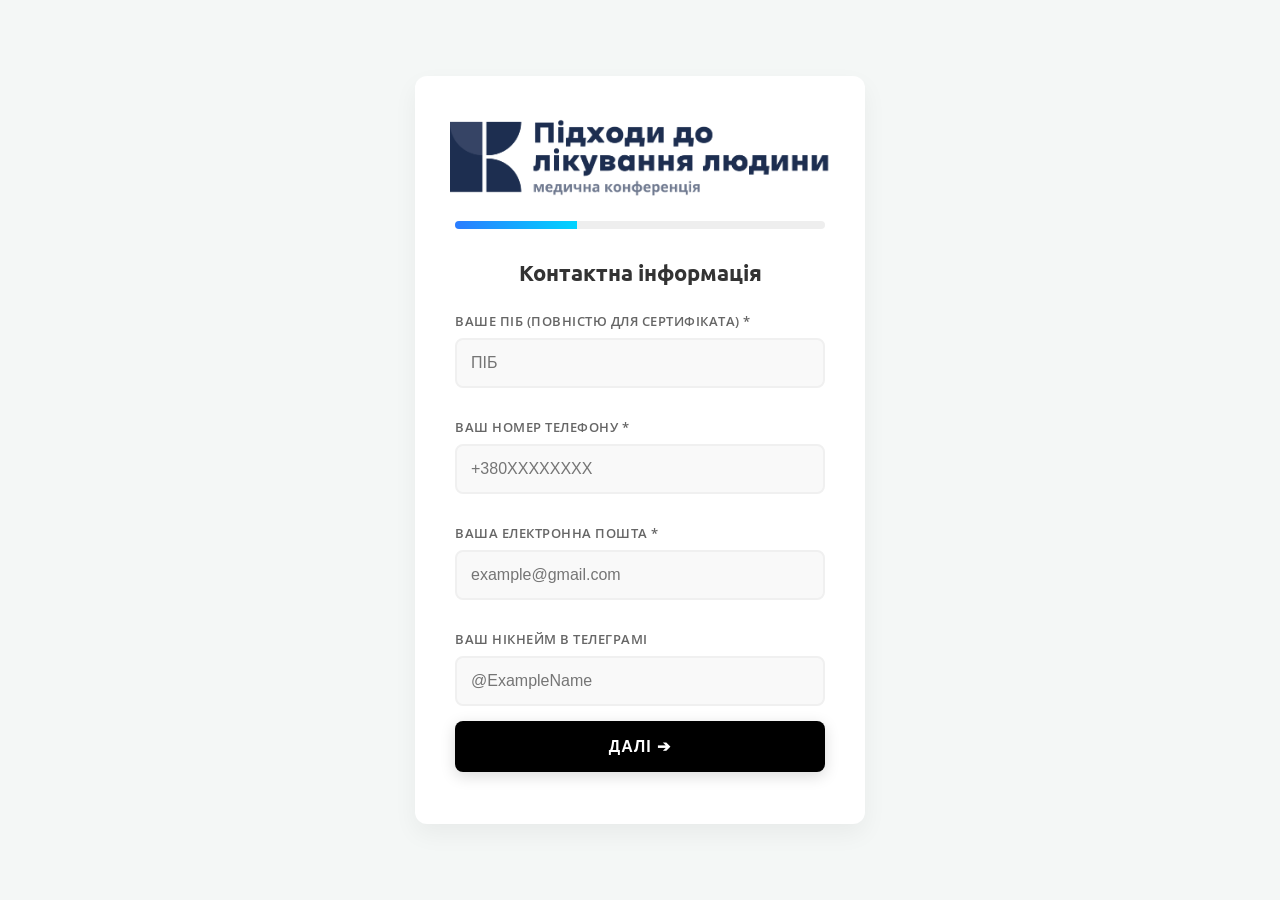
<file: index.html>
<!DOCTYPE html>
<html lang="uk">

<head>

<meta charset="UTF-8">
<meta name="viewport" content="width=device-width, initial-scale=1.0">

<title>Реєстрація на конференцію</title>
<link href="https://fonts.googleapis.com/css2?family=Ubuntu:wght@700&family=Open+Sans:wght@400;600&display=swap" rel="stylesheet">
<link rel="stylesheet" href="style.css">

</head>

<body>

<div class="container">
	<div class="logo-container">
    <img src="logo1.png" alt="Logo 1" class="logo">

</div>
    <div class="progress-container"><div id="progress"></div></div>
    <form id="form">
        <div class="step" id="step1">
            <h3>Контактна інформація</h3>
            <label>Ваше ПІБ (повністю для сертифіката) *</label>
            <input type="text" id="fullname" placeholder="ПІБ" required>
            <label>Ваш номер телефону *</label>
            <input type="tel" id="phone" placeholder="+380ХХХХХХХХ" required>
            <label>Ваша електронна пошта * </label>
            <input type="email" id="email" placeholder="example@gmail.com" required>
            <label>Ваш нікнейм в телеграмі</label>
            <input type="text" id="telegram" placeholder="@ExampleName">
            
            <button type="button" onclick="secondStep()">Далі ➔</button>
        </div>

        <div class="step" id="step2" style="display:none;">
        	<h3> Особиста інформація </h3>

        	<label>З якого ви населеного пункту?</label>
			<input type="text" id="city" placeholder="Ваш населений пункт" required>
			<label for="age">Вкажіть ваш вік:</label>
        	<select id="age" required>
                <option value="" disabled selected>Ваш вік</option>
                <option>менше 25</option>
                <option>25–30 років</option>
                <option>31–35 років</option>
                <option>36–40 років</option>
                <option>41–45 років</option>
                <option>46–50 років</option>
                <option>Понад 50 років</option>
            </select>

            <label>Ваша спеціалізація та статус</label>
            <select id="specialization" required>
                <option value="" disabled selected>Спеціалізація та статус</option>
                <option>Лікар сімейний лікар</option>
                <option>Лікар педіатр</option>
                <option>Інтерн сімейний лікар</option>
                <option>Інтерн педіатр</option>
                 </select>

                 <label>Чи є ви учасником клубу?</label>
                <select id="club_member">
                    <option value="none">Ні</option>
                    <option value="pediatric">Так (Клуб педіатрів)</option>
                    <option value="family">Так (Клуб сімейних лікарів)</option>
                    <option value="both">Так, я є учасником обох клубів</option>
                </select>

                <label>Чи ведете ви професійний блог лікаря</label>
                 <select id="blog" required>
                <option value="" disabled selected>Чи ведете ви професійний блог лікаря?</option>
                <option>Так, веду професійний блог</option>
                <option>Ні, веду особистий блог</option>
                <option>Ні, не веду жоден блог</option>
            </select>

            <label>Звідки ви про нас дізналися?</label>
            <select id="source" required>
                <option value="" disabled selected>Звідки про нас дізналися?</option>
                <option>Instagram</option>
                <option>Telegram</option>
                <option>Email-розсилка</option>
                <option>Рекомендація колег</option>
                <option>Інше</option>
            </select>

             

            <button type="button" onclick="thirdStep()">Далі ➔</button>
            <button type="button" class="btn-back" onclick="firstStep()">Назад</button>
        </div>

        <div class="step" id="step3" style="display:none;">
            <h3>Фінал</h3>
             
           


            <label class="checkbox-line">
   			 <input type="checkbox" id="partners">
   			 <span>Чи цікава вам інформація від наших партнерів (фармацевтичних компаній) щодо нових протоколів та препаратів?</span>
			</label>

			<label class="checkbox-line">
   			 <input type="checkbox" id="partners" required>
   			 <span>Згода на обробку персональних даних</span>
			</label>

			<label class="checkbox-line">
   			 <input type="checkbox" id="partners" required>
   			 <span>Згода на фото- та відеозйомку під час заходу та подальше використання матеріалів у соціальних мережах</span>
			</label>
            

            <textarea id="comments" placeholder="Побажання чи зауваження"></textarea>



            <div class="price-display">До сплати: <span id="final-price">1000</span> грн</div>
            <button type="submit" id="submit-btn">Зареєструватись і оплатити</button>
            <button type="button" class="btn-back" onclick="secondStep()">Назад</button>
        </div>
    </form>
</div>

<script src="script.js"></script>

</body>
</html>
</file>
<file: style.css>
/* Основні налаштування сторінки */
body {
    font-family: 'Open Sans', sans-serif; /* Твій "main text" з брендбуку */
    background-color: #f4f7f6;/* Світло-сірий фон */
    display: flex;
    justify-content: center;
    align-items: center;
    min-height: 100vh;
    margin: 0;
}

/* Контейнер форми */
.container {
    background-color: #ffffff; /* Білий фон для форми */
    padding: 40px;
    border-radius: 12px; /* Заокруглені кути */
    box-shadow: 0 10px 25px rgba(0,0,0,0.05); /* М'яка тінь */
    width: 100%;
    max-width: 450px; /* Обмежуємо ширину */
    box-sizing: border-box; /* Важливо для відступів */
}

/* Заголовки */
h3 {
	font-family: 'Ubuntu', sans-serif;
	font-weight: 700;
    text-align: center;
    color: #333;
    margin-bottom: 25px;
    font-size: 22px;
}

/* Стилізація полів вводу (input) та випадаючих списків (select) */
input, select, textarea {
    width: 100%;
    padding: 12px 15px;
    margin-bottom: 15px;
    border: 1px solid #ddd;
    border-radius: 6px;
    font-size: 16px;
    box-sizing: border-box; /* Важливо для правильної ширини */
    transition: border-color 0.2s;
}

/* Ефект при фокусі на полі */
input:focus, select:focus, textarea:focus {
    border-color: #2b7cff; /* Колір WayForPay */
    outline: none;
}

/* Текстова область (Побажання) */
textarea {
    height: 80px;
    resize: vertical;
}

/* Блоки з чекбоксами (Згоди) */
.checkbox-group {
    display: flex;
    flex-direction: column;
    gap: 10px;
    margin-bottom: 20px;
}

.checkbox-line {
    display: flex;
    align-items: center;
    gap: 10px;
    font-size: 14px;
    color: #555;
}

.checkbox-line input {
    width: auto;
    margin: 0;
}

/* Блок відображення ціни */
.price-display {
    text-align: center;
    font-size: 18px;
    margin-bottom: 20px;
    color: #333;
}

#final-price {
    font-size: 24px;
    font-weight: bold;
    color: #2b7cff;
}




/* Основна кнопка (Далі / Оплатити) */
button {
    width: 100%;
    padding: 16px;
    background-color: #000000; /* Чистий чорний */
    color: #ffffff;           /* Білий текст */
    border: none;
    border-radius: 8px;
    font-size: 16px;
    font-weight: 700;         /* Жирний шрифт Ubuntu */
    text-transform: uppercase; /* Великі літери */
    letter-spacing: 1px;      /* Відступ між літерами */
    cursor: pointer;
    transition: background-color 0.3s ease, transform 0.1s;
    box-shadow: 0 4px 15px rgba(0,0,0,0.15); /* Тінь для об'єму */
    margin-bottom: 12px;
}

/* Ефект при наведенні */
button:hover {
    background-color: #333333; /* Трохи світліший при наведенні */
}

/* Ефект натискання */
button:active {
    transform: scale(0.98);
}


}

/* Кнопка "Назад" */
.btn-back {
    background-color: #f1f1f1;
    color: #555;
    margin-top: 10px;
}

.btn-back:hover {
    background-color: #e4e4e4;
}

/* Схований другий блок */
#step2 {
    display: none;
}

/* Робимо підписи над полями (якщо вони є) */
label {
    display: block;
    margin-bottom: 5px;
    font-size: 14px;
    font-weight: 600;
    color: #444;
}

/* Стиль для рядка з чекбоксом */
.checkbox-line {
    display: flex;
    align-items: flex-start; /* Вирівнювання по верхньому краю, якщо текст довгий */
    gap: 10px;
    margin-bottom: 12px;
    cursor: pointer; /* Щоб з'являвся "палець" при наведенні */
    font-size: 14px;
    line-height: 1.4;
}

.checkbox-line input[type="checkbox"] {
    width: 18px;
    height: 18px;
    margin-top: 2px; /* Трохи опускаємо, щоб було в рівень з текстом */
    cursor: pointer;
}

.required::after {
    content: " *";
    color: #e74c3c;
}

/* Контейнер для лінії */
.progress-container {
    width: 100%;
    height: 8px;
    background-color: #eee;
    border-radius: 10px;
    margin-bottom: 30px;
    overflow: hidden; /* Щоб лінія не виходила за краї */
}

/* Сама лінія прогресу */
#progress {
    width: 33%; /* Початковий стан — перший крок */
    height: 100%;
    background: linear-gradient(90deg, #2b7cff, #00d4ff); /* Гарний градієнт */
    transition: width 0.4s ease-in-out; /* Плавна анімація заповнення */
}

/* Додай це у style.css для input та select */
input, select {
    background-color: #f9f9f9; /* Дуже світло-сірий */
    border: 1px solid #e0e0e0;
}

/* Колір при натисканні (фокусі) */
input:focus, select:focus {
    background-color: #ffffff;
    border-color: #2b7cff;
}

label {
    font-size: 13px;
    text-transform: uppercase; /* Маленькі великі літери */
    letter-spacing: 0.5px;
    color: #666;
    margin-bottom: 8px;
    margin-top: 15px; /* Більше простору між групами */
}

input, select {
    border: 2px solid #f0f0f0; /* Товстіша, але світліша межа */
    border-radius: 8px;
    padding: 14px;
    transition: all 0.3s ease;
}

input:hover, select:hover {
    border-color: #d0d0d0; /* Межа темніє при наведенні */
}

/* Виділення активного поля */
input:focus, select:focus {
    box-shadow: 0 0 0 4px rgba(43, 124, 255, 0.1); /* М'яке блакитне сяйво */
    border-color: #2b7cff;
}

/* Контейнер для рядка з чекбоксом */
.checkbox-line {
    display: flex;
    align-items: flex-start; /* Вирівнювання по верхньому краю */
    gap: 15px;               /* Відстань між квадратиком і текстом */
    margin-bottom: 20px;     /* Відступ між різними пунктами згоди */
    cursor: pointer;
    text-align: left;
}

/* Стилізація самого квадратика */
.checkbox-line input[type="checkbox"] {
    width: 20px;             /* Робимо його більшим */
    height: 20px;
    margin: 0;               /* Прибираємо стандартні відступи */
    flex-shrink: 0;          /* Забороняємо йому стискатися, якщо текст довгий */
    cursor: pointer;
}

/* Стилізація тексту поруч */
.checkbox-line label {
    font-size: 14px;
    line-height: 2;        /* Збільшуємо міжрядковий інтервал для читабельності */
    color: #444;
    font-weight: 500;
    margin: 0;               /* Прибираємо стандартні відступи label */
    cursor: pointer;
    text-transform: none;    /* Вимикаємо Uppercase, якщо він був увімкнений раніше */
}

.logo-container {
    display: flex;
    justify-content: center; /* Центруємо один логотип */
    align-items: center;
    margin-bottom: 25px;     /* Трохи збільшуємо відступ до лінії прогресу */
    padding: 0;
}

.logo {
   max-height: 80px;        /* Оптимальна висота для одного лого */
    width: auto;
    object-fit: contain;
    display: block;
}

/* На мобільних телефонах лого краще зробити трохи меншими */
@media (max-width: 480px) {
    .logo {
        max-height: 60px;
    }
}

/* Червона рамка для незаповнених полів */
.error-field {
    border: 2px solid #ff4d4d !important;
    background-color: #fff5f5 !important;
}

/* Додамо легку анімацію "трусіння", щоб привернути увагу */
@keyframes shake {
    0%, 100% { transform: translateX(0); }
    25% { transform: translateX(-5px); }
    75% { transform: translateX(5px); }
}

.error-field {
    animation: shake 0.2s ease-in-out 0s 2;
}
</file>
